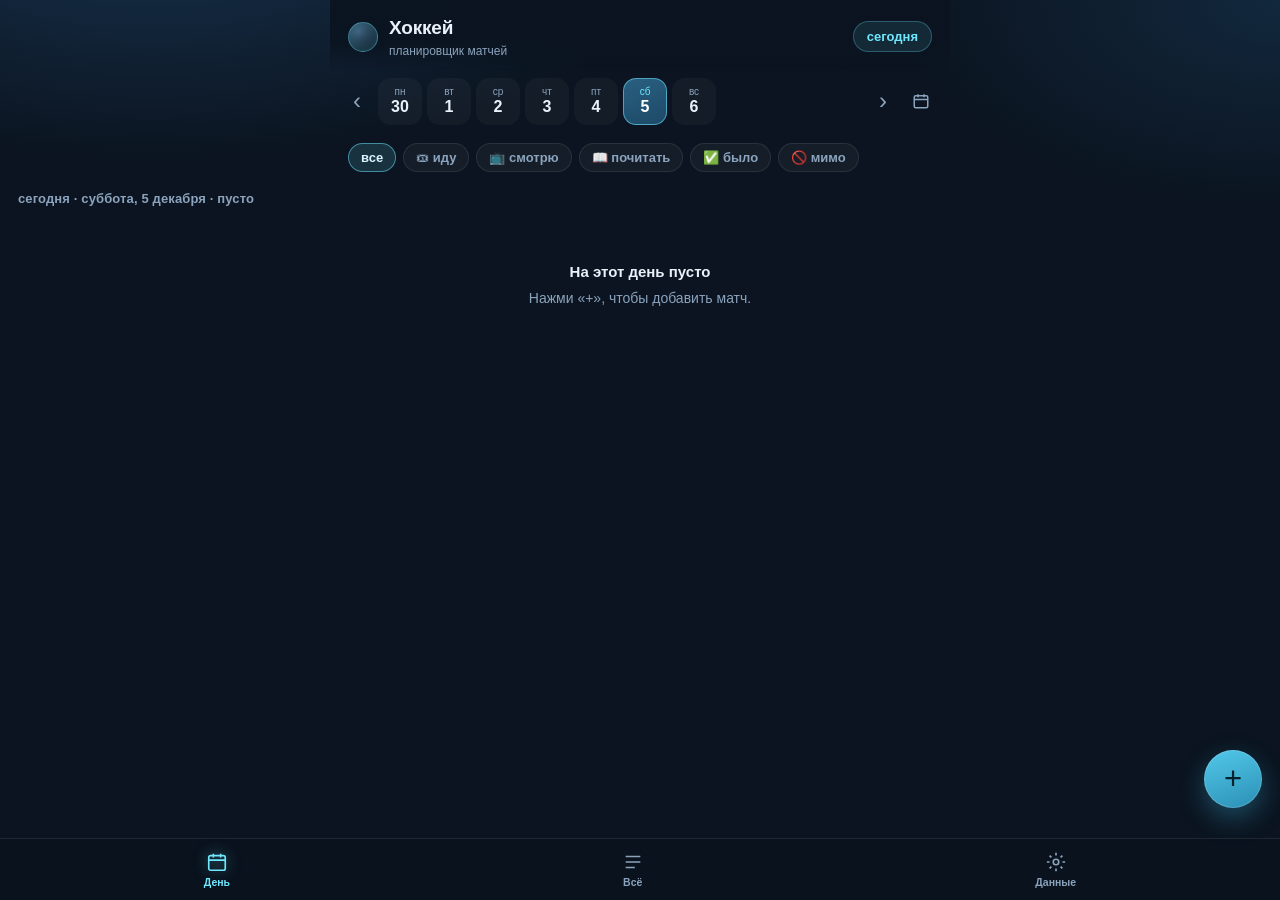
<file: index.html>
<!doctype html>
<html lang="ru">
<head>
<meta charset="utf-8">
<meta name="viewport" content="width=device-width, initial-scale=1, viewport-fit=cover">
<meta name="theme-color" content="#0b1420">
<meta name="apple-mobile-web-app-capable" content="yes">
<meta name="mobile-web-app-capable" content="yes">
<meta name="apple-mobile-web-app-status-bar-style" content="black-translucent">
<meta name="apple-mobile-web-app-title" content="Хоккей">
<title>Хоккей — планировщик</title>
<link rel="manifest" href="manifest.json">
<link rel="icon" href="icon-192.png">
<link rel="apple-touch-icon" href="icon-192.png">
<link rel="stylesheet" href="styles.css">
</head>
<body>

<header class="topbar">
  <div class="brand">
    <div class="puck" aria-hidden="true"></div>
    <div>
      <h1 id="topTitle">Хоккей</h1>
      <p id="topSub" class="sub">планировщик матчей</p>
    </div>
  </div>
  <button id="jumpToday" class="ghost-btn" title="К сегодняшнему дню">сегодня</button>
</header>

<main>
  <section id="view-day" class="view">
    <div class="weekbar">
      <button class="arrow" id="prevWeek" aria-label="Предыдущая неделя">‹</button>
      <div class="strip" id="strip"></div>
      <button class="arrow" id="nextWeek" aria-label="Следующая неделя">›</button>
      <div class="picker">
        <button class="arrow" id="openPicker" aria-label="Выбрать дату" type="button">
          <svg viewBox="0 0 24 24" width="18" height="18" fill="none" stroke="currentColor" stroke-width="2"><rect x="3" y="5" width="18" height="16" rx="2"/><path d="M3 10h18M8 3v4M16 3v4"/></svg>
        </button>
        <input type="date" id="datePicker" class="date-overlay" aria-label="Дата">
      </div>
    </div>

    <div class="filters" id="filtersDay"></div>

    <h2 id="dayHead" class="day-head"></h2>
    <div id="dayList" class="list"></div>
  </section>

  <section id="view-all" class="view hidden">
    <div class="searchwrap">
      <svg viewBox="0 0 24 24" width="18" height="18" fill="none" stroke="currentColor" stroke-width="2"><circle cx="11" cy="11" r="7"/><path d="M20 20l-3.5-3.5"/></svg>
      <input id="search" type="search" placeholder="Команда, лига, заметка…" autocomplete="off">
    </div>
    <div class="filters" id="filtersAll"></div>
    <div class="switch" id="scopeSwitch">
      <button data-scope="upcoming" class="on">предстоящие</button>
      <button data-scope="past">прошедшие</button>
      <button data-scope="all">все</button>
    </div>
    <div id="allList" class="list"></div>
  </section>

  <section id="view-data" class="view hidden">
    <div class="card">
      <h3>Счёт</h3>
      <div class="stats" id="stats"></div>
    </div>

    <div class="card">
      <h3>Напоминания</h3>
      <p class="muted" id="remindStatus"></p>
      <div class="btnrow">
        <button class="btn primary" id="remindToggle">Включить</button>
        <button class="btn" id="testRemind">Проверить</button>
      </div>
    </div>

    <div class="card">
      <h3>Резервная копия</h3>
      <p class="muted">Данные хранятся только в этом телефоне. Сделай копию перед сменой устройства или очисткой браузера.</p>
      <div class="btnrow">
        <button class="btn" id="exportJson">Скачать копию (.json)</button>
        <button class="btn" id="importJson">Загрузить копию</button>
      </div>
      <input type="file" id="fileInput" accept="application/json,.json" hidden>
    </div>

    <div class="card">
      <h3>В календарь</h3>
      <p class="muted">Выгрузит все предстоящие матчи с напоминанием за час — сработает даже при закрытом приложении.</p>
      <button class="btn" id="exportIcs">Экспорт .ics</button>
    </div>

    <div class="card">
      <h3>Лиги</h3>
      <p class="muted">Мои лиги подсвечены. Своя лига сохранится, если вписать её при добавлении матча.</p>
      <div class="chips" id="leaguesList"></div>
    </div>

    <div class="card">
      <h3>Команды</h3>
      <p class="muted">Мои команды подсвечены. Тап по чипу в форме подставляет их в поля хозяев и гостей.</p>
      <div class="chips" id="teamsList"></div>
    </div>

    <div class="card danger">
      <h3>Очистить</h3>
      <button class="btn danger-btn" id="wipe">Удалить все события</button>
    </div>
  </section>
</main>

<nav class="tabbar">
  <button class="tab on" data-view="day">
    <svg viewBox="0 0 24 24" width="22" height="22" fill="none" stroke="currentColor" stroke-width="1.8"><rect x="3" y="5" width="18" height="16" rx="2"/><path d="M3 10h18M8 3v4M16 3v4"/></svg>
    <span>День</span>
  </button>
  <button class="tab" data-view="all">
    <svg viewBox="0 0 24 24" width="22" height="22" fill="none" stroke="currentColor" stroke-width="1.8"><path d="M4 6h16M4 12h16M4 18h10"/></svg>
    <span>Всё</span>
  </button>
  <button class="tab" data-view="data">
    <svg viewBox="0 0 24 24" width="22" height="22" fill="none" stroke="currentColor" stroke-width="1.8"><circle cx="12" cy="12" r="3"/><path d="M12 2v3M12 19v3M2 12h3M19 12h3M5 5l2 2M17 17l2 2M19 5l-2 2M7 17l-2 2"/></svg>
    <span>Данные</span>
  </button>
</nav>

<button class="fab" id="addBtn" aria-label="Добавить матч">+</button>

<div class="sheet-wrap hidden" id="sheetWrap">
  <div class="sheet-bg" id="sheetBg"></div>
  <div class="sheet" role="dialog" aria-modal="true" aria-labelledby="sheetTitle">
    <div class="sheet-grab"></div>
    <h2 id="sheetTitle">Новый матч</h2>
    <form id="form" autocomplete="off">

      <label class="field">
        <span>Дата</span>
        <input type="date" id="f-date" required>
      </label>

      <div class="field">
        <span>Время <em class="muted">(можно пустым)</em></span>
        <input type="time" id="f-time">
        <div class="presets" id="timePresets"></div>
      </div>

      <div class="field">
        <span>Лига</span>
        <input type="text" id="f-league" list="leagueDatalist" placeholder="КХЛ, NHL, Чемпионат мира…">
        <datalist id="leagueDatalist"></datalist>
        <div class="presets" id="leaguePresets"></div>
      </div>

      <div class="two">
        <label class="field">
          <span>Хозяева</span>
          <input type="text" id="f-home" list="teamDatalist" placeholder="Сибирь">
        </label>
        <label class="field">
          <span>Гости</span>
          <input type="text" id="f-away" list="teamDatalist" placeholder="Авангард">
        </label>
      </div>
      <datalist id="teamDatalist"></datalist>

      <div class="field teamblock">
        <div class="presets" id="teamPresets"></div>
        <p class="tiny">Тап по команде заполнит поле, где стоит курсор, или первое пустое.</p>
      </div>

      <div class="field">
        <span>Что с матчем</span>
        <div class="statusrow" id="statusRow">
          <button type="button" class="st" data-st="attend">🎟 иду</button>
          <button type="button" class="st" data-st="watch">📺 смотрю</button>
          <button type="button" class="st" data-st="read">📖 почитать</button>
          <button type="button" class="st" data-st="done">✅ было</button>
          <button type="button" class="st" data-st="skip">🚫 мимо</button>
        </div>
        <p class="tiny">Напомню за час до матчей «иду» и «смотрю».</p>
      </div>

      <label class="field">
        <span>Заметка</span>
        <textarea id="f-note" rows="2" placeholder="где смотреть, во сколько выезд, что почитать…"></textarea>
      </label>

      <p class="hint" id="moveHint"></p>

      <div class="btnrow">
        <button type="submit" class="btn primary">Сохранить</button>
        <button type="button" class="btn" id="cancelBtn">Отмена</button>
      </div>
      <button type="button" class="btn danger-btn wide hidden" id="deleteBtn">Удалить матч</button>
      <button type="button" class="btn wide hidden" id="dupBtn">Дублировать матч</button>
    </form>
  </div>
</div>

<div id="toast" class="toast"></div>

<script src="app.js"></script>
</body>
</html>
</file>
<file: styles.css>
:root{
  --bg:#0b1420; --bg2:#111e2d; --card:#16263a;
  --line:rgba(255,255,255,.09);
  --txt:#e9f2fb; --muted:#8ba3bd; --ice:#6ee7ff;
  --attend:#ffb547; --watch:#4fd1ff; --read:#b48cff; --done:#4ade80; --skip:#64748b;
  --radius:16px;
  --safe-b: env(safe-area-inset-bottom, 0px);
}
*{box-sizing:border-box;-webkit-tap-highlight-color:transparent}
html,body{margin:0;padding:0}
body{
  background:
    radial-gradient(900px 420px at 12% -10%, #17324d 0%, transparent 60%),
    radial-gradient(700px 380px at 100% 0%, #12283d 0%, transparent 55%),
    var(--bg);
  color:var(--txt);
  font:15px/1.45 -apple-system,BlinkMacSystemFont,"Segoe UI",Roboto,"Helvetica Neue",Arial,sans-serif;
  min-height:100dvh;
  padding-bottom:calc(96px + var(--safe-b));
}
h1,h2,h3{margin:0;font-weight:650;letter-spacing:-.01em}
.muted{color:var(--muted)}
em.muted{font-style:normal;font-weight:400;font-size:12px}
.hidden{display:none !important}
.tiny{font-size:11.5px;color:var(--muted);margin:7px 0 0;line-height:1.35}

.topbar{
  display:flex;align-items:center;justify-content:space-between;gap:12px;
  padding:calc(14px + env(safe-area-inset-top,0px)) 18px 10px;
  position:sticky;top:0;z-index:20;
  background:linear-gradient(180deg, rgba(11,20,32,.96) 60%, rgba(11,20,32,0));
  backdrop-filter:blur(8px);
}
.brand{display:flex;align-items:center;gap:11px}
.puck{
  width:30px;height:30px;border-radius:50%;
  background:radial-gradient(circle at 34% 30%, #3c5a78, #0d1a27 70%);
  border:1px solid rgba(110,231,255,.45);
  box-shadow:0 0 16px rgba(110,231,255,.28) inset;flex:none;
}
h1{font-size:19px}
.sub{margin:1px 0 0;font-size:12px;color:var(--muted)}
.ghost-btn{
  background:rgba(110,231,255,.1);color:var(--ice);border:1px solid rgba(110,231,255,.28);
  border-radius:999px;padding:7px 13px;font-size:13px;font-weight:600;font-family:inherit;
}
.ghost-btn:active{transform:scale(.96)}

.weekbar{display:flex;align-items:center;gap:6px;padding:2px 12px 0}
.arrow{
  background:transparent;border:0;color:var(--muted);font-size:24px;line-height:1;
  width:30px;height:44px;display:grid;place-items:center;border-radius:10px;flex:none;font-family:inherit;
}
.arrow:active{background:rgba(255,255,255,.06)}
.strip{display:flex;gap:5px;overflow-x:auto;scrollbar-width:none;flex:1;padding:6px 0}
.strip::-webkit-scrollbar{display:none}
.picker{position:relative;flex:none;width:34px;height:44px}
.picker .arrow{width:34px;height:44px}
.date-overlay{
  position:absolute;inset:0;width:100%;height:100%;opacity:0;
  border:0;padding:0;margin:0;background:transparent;color:transparent;
  -webkit-appearance:none;appearance:none;cursor:pointer;
}
.daychip{
  flex:none;width:44px;padding:7px 0 8px;border-radius:13px;border:1px solid transparent;
  background:rgba(255,255,255,.035);color:var(--muted);
  display:flex;flex-direction:column;align-items:center;gap:1px;
  font-size:11px;position:relative;transition:.15s;font-family:inherit;
}
.daychip b{font-size:16px;font-weight:650;color:var(--txt)}
.daychip .wd{font-size:10px;text-transform:lowercase}
.daychip.today{border-color:rgba(110,231,255,.4)}
.daychip.today .wd{color:var(--ice)}
.daychip.sel{background:linear-gradient(160deg,#2a5f80,#1d4a68);border-color:rgba(110,231,255,.55);color:#dff6ff}
.daychip.sel b{color:#fff}
.daychip .dot{position:absolute;bottom:4px;width:4px;height:4px;border-radius:50%;background:var(--ice);opacity:0}
.daychip.has .dot{opacity:.95}

.filters{display:flex;gap:7px;overflow-x:auto;padding:12px 18px 4px;scrollbar-width:none}
.filters::-webkit-scrollbar{display:none}
.fchip{
  flex:none;border:1px solid var(--line);background:rgba(255,255,255,.04);
  color:var(--muted);border-radius:999px;padding:6px 12px;font-size:13px;font-weight:550;font-family:inherit;
}
.fchip.on{background:rgba(110,231,255,.14);border-color:rgba(110,231,255,.5);color:#d8f6ff}

.day-head{
  font-size:13px;font-weight:600;color:var(--muted);text-transform:lowercase;
  padding:14px 18px 8px;letter-spacing:.01em;
}
.list{padding:0 14px;display:flex;flex-direction:column;gap:9px}
.date-group{margin:0 0 6px}
.date-group h4{
  margin:16px 4px 8px;font-size:12px;font-weight:650;text-transform:uppercase;
  letter-spacing:.06em;color:var(--muted);
}
.date-group.today h4{color:var(--ice)}

.ev{
  display:flex;gap:11px;align-items:stretch;
  background:linear-gradient(170deg, var(--card), var(--bg2));
  border:1px solid var(--line);border-radius:var(--radius);
  padding:11px 12px;position:relative;overflow:hidden;
}
.ev:active{transform:scale(.993)}
.ev::before{content:"";position:absolute;left:0;top:0;bottom:0;width:3px;background:var(--accent,var(--watch))}
.ev.attend{--accent:var(--attend)}
.ev.watch{--accent:var(--watch)}
.ev.read{--accent:var(--read)}
.ev.done{--accent:var(--done);opacity:.72}
.ev.skip{--accent:var(--skip);opacity:.55}
.ev-time{
  flex:none;width:46px;display:flex;flex-direction:column;justify-content:center;
  font-variant-numeric:tabular-nums;font-weight:650;font-size:15px;color:var(--txt);
}
.ev-time small{display:block;font-size:10px;font-weight:500;color:var(--muted);margin-top:2px}
.ev-body{flex:1;min-width:0}
.ev-title{font-weight:600;font-size:15px;line-height:1.25;word-break:break-word}
.ev-meta{display:flex;flex-wrap:wrap;gap:6px;align-items:center;margin-top:5px;font-size:12px;color:var(--muted)}
.league{background:rgba(110,231,255,.1);color:#a9e9ff;border-radius:6px;padding:1px 6px;font-size:11px;font-weight:600;white-space:nowrap}
.ev-note{
  margin-top:6px;font-size:12.5px;color:#b8cadd;
  border-left:2px solid rgba(255,255,255,.1);padding-left:7px;white-space:pre-wrap;word-break:break-word;
}
.moved{display:inline-flex;align-items:center;gap:4px;font-size:11px;color:#ffcf8a;background:rgba(255,181,71,.12);border-radius:6px;padding:1px 6px}
.clash{
  display:inline-flex;align-items:center;gap:4px;font-size:11px;color:#ffd0d0;
  background:rgba(255,99,99,.14);border:1px solid rgba(255,99,99,.24);border-radius:6px;padding:1px 6px;
}
.bell{display:inline-flex;align-items:center;font-size:11px;color:#a9ffd0;background:rgba(74,222,128,.13);border-radius:6px;padding:1px 6px}
.st-badge{font-size:13px;line-height:1;opacity:.95}

.empty{text-align:center;color:var(--muted);padding:44px 24px;font-size:14px}
.empty b{display:block;color:var(--txt);font-size:15px;margin-bottom:5px;font-weight:600}

.searchwrap{
  display:flex;align-items:center;gap:9px;margin:8px 18px 0;
  background:rgba(255,255,255,.05);border:1px solid var(--line);border-radius:12px;padding:9px 12px;color:var(--muted);
}
.searchwrap input{flex:1;background:0;border:0;color:var(--txt);font-size:15px;outline:none;font-family:inherit}
.searchwrap input::placeholder{color:#6b829c}
.switch{display:flex;gap:6px;padding:10px 18px 4px}
.switch button{
  flex:1;background:rgba(255,255,255,.04);border:1px solid var(--line);color:var(--muted);
  border-radius:10px;padding:7px 4px;font-size:12.5px;font-weight:600;font-family:inherit;
}
.switch button.on{background:rgba(110,231,255,.14);border-color:rgba(110,231,255,.45);color:#d8f6ff}

.view#view-data{padding:6px 14px}
.card{
  background:linear-gradient(170deg,var(--card),var(--bg2));
  border:1px solid var(--line);border-radius:var(--radius);padding:15px;margin-bottom:11px;
}
.card h3{font-size:14px;margin-bottom:8px}
.card p{margin:0 0 11px;font-size:13px;line-height:1.45}
.stats{display:grid;grid-template-columns:repeat(3,1fr);gap:8px}
.stat{background:rgba(255,255,255,.045);border-radius:11px;padding:9px;text-align:center}
.stat b{display:block;font-size:19px;font-variant-numeric:tabular-nums}
.stat span{font-size:11px;color:var(--muted)}
.btnrow{display:flex;gap:8px;flex-wrap:wrap}
.btn{
  flex:1;min-width:130px;background:rgba(255,255,255,.07);border:1px solid var(--line);
  color:var(--txt);border-radius:11px;padding:11px 12px;font-size:14px;font-weight:600;font-family:inherit;
}
.btn:active{transform:scale(.985)}
.btn:disabled{opacity:.45}
.btn.primary{background:linear-gradient(160deg,#2f7ea3,#1f6285);border-color:rgba(110,231,255,.5);color:#fff}
.btn.wide{flex:1 1 100%;margin-top:8px;min-width:0}
.danger-btn{background:rgba(239,68,68,.12);border:1px solid rgba(239,68,68,.35);color:#ff9c9c}
.card.danger{border-color:rgba(239,68,68,.28)}
.chips{display:flex;flex-wrap:wrap;gap:6px}
.chip{
  background:rgba(110,231,255,.1);color:#a9e9ff;border:1px solid rgba(110,231,255,.22);
  border-radius:999px;padding:4px 10px;font-size:12px;font-weight:600;
}
.chip.mine{background:rgba(110,231,255,.2);border-color:rgba(110,231,255,.6);color:#e2faff}
.chip.ghost{background:transparent;border-style:dashed;color:#6b829c;border-color:rgba(255,255,255,.14)}

.tabbar{
  position:fixed;left:0;right:0;bottom:0;z-index:30;
  display:flex;justify-content:space-around;align-items:center;
  padding:8px 8px calc(8px + var(--safe-b));
  background:rgba(10,19,30,.93);backdrop-filter:blur(14px);border-top:1px solid var(--line);
}
.tab{
  background:0;border:0;color:var(--muted);display:flex;flex-direction:column;align-items:center;gap:3px;
  font-size:10.5px;font-weight:600;padding:4px 18px;border-radius:12px;font-family:inherit;
}
.tab.on{color:var(--ice)}
.tab.on svg{filter:drop-shadow(0 0 7px rgba(110,231,255,.5))}

.fab{
  position:fixed;right:18px;bottom:calc(92px + var(--safe-b));z-index:31;
  width:58px;height:58px;border-radius:50%;border:0;
  background:linear-gradient(160deg,#52c9ea,#2b8fb5);color:#04212e;font-size:31px;line-height:1;
  box-shadow:0 10px 26px rgba(60,180,220,.34), 0 0 0 1px rgba(255,255,255,.16) inset;
  display:grid;place-items:center;padding-bottom:3px;
}
.fab:active{transform:scale(.94)}

.sheet-wrap{position:fixed;inset:0;z-index:50;display:flex;align-items:flex-end}
.sheet-bg{position:absolute;inset:0;background:rgba(3,9,15,.66);backdrop-filter:blur(3px)}
.sheet{
  position:relative;width:100%;max-height:92dvh;overflow-y:auto;
  background:linear-gradient(180deg,#17293e,#0f1d2c);
  border-radius:22px 22px 0 0;border:1px solid var(--line);border-bottom:0;
  padding:10px 18px calc(24px + var(--safe-b));animation:up .22s ease-out;
}
@keyframes up{from{transform:translateY(28px);opacity:.4}to{transform:none;opacity:1}}
.sheet-grab{width:38px;height:4px;border-radius:99px;background:rgba(255,255,255,.2);margin:4px auto 14px}
.sheet h2{font-size:17px;margin-bottom:14px}
.field{display:block;margin-bottom:12px}
.field > span{display:block;font-size:12px;color:var(--muted);margin-bottom:5px;font-weight:600}
.field input,.field textarea{
  width:100%;background:rgba(255,255,255,.055);border:1px solid var(--line);
  border-radius:11px;padding:11px 12px;color:var(--txt);font-size:15px;font-family:inherit;outline:none;
}
.field input:focus,.field textarea:focus{border-color:rgba(110,231,255,.55);background:rgba(110,231,255,.06)}
.field textarea{resize:vertical;min-height:52px}
input[type=date],input[type=time]{color-scheme:dark}

.presets{display:flex;flex-wrap:wrap;gap:6px;margin-top:8px}
.preset{
  background:rgba(255,255,255,.05);border:1px solid var(--line);color:var(--muted);
  border-radius:999px;padding:6px 12px;font-size:12.5px;font-weight:600;font-family:inherit;transition:.12s;
}
.preset:active{transform:scale(.95)}
.preset.on{background:rgba(110,231,255,.18);border-color:rgba(110,231,255,.55);color:#d8f6ff}

.teamblock{background:rgba(255,255,255,.025);border-radius:12px;padding:10px 11px 11px}
.teamblock .presets{margin-top:0}

.two{display:grid;grid-template-columns:1fr 1fr;gap:9px}
.statusrow{display:flex;flex-wrap:wrap;gap:6px}
.st{
  background:rgba(255,255,255,.05);border:1px solid var(--line);color:var(--muted);
  border-radius:10px;padding:8px 11px;font-size:13px;font-weight:600;font-family:inherit;
}
.st.on{color:#04212e}
.st[data-st=attend].on{background:var(--attend);border-color:var(--attend)}
.st[data-st=watch].on{background:var(--watch);border-color:var(--watch)}
.st[data-st=read].on{background:var(--read);border-color:var(--read)}
.st[data-st=done].on{background:var(--done);border-color:var(--done)}
.st[data-st=skip].on{background:#94a3b8;border-color:#94a3b8;color:#101a24}
.hint{font-size:12px;color:#ffcf8a;margin:0 0 10px}
.hint:empty{display:none}

.toast{
  position:fixed;left:50%;bottom:calc(110px + var(--safe-b));transform:translate(-50%,14px);
  background:rgba(20,38,56,.97);border:1px solid rgba(110,231,255,.35);
  color:#dff6ff;font-size:13px;font-weight:600;padding:9px 16px;border-radius:999px;
  opacity:0;pointer-events:none;transition:.22s;z-index:60;max-width:88vw;text-align:center;
}
.toast.show{opacity:1;transform:translate(-50%,0)}

@media (min-width:640px){
  .list,.view#view-data{max-width:620px;margin:0 auto}
  .filters,.weekbar,.topbar{max-width:620px;margin-left:auto;margin-right:auto}
}
</file>
